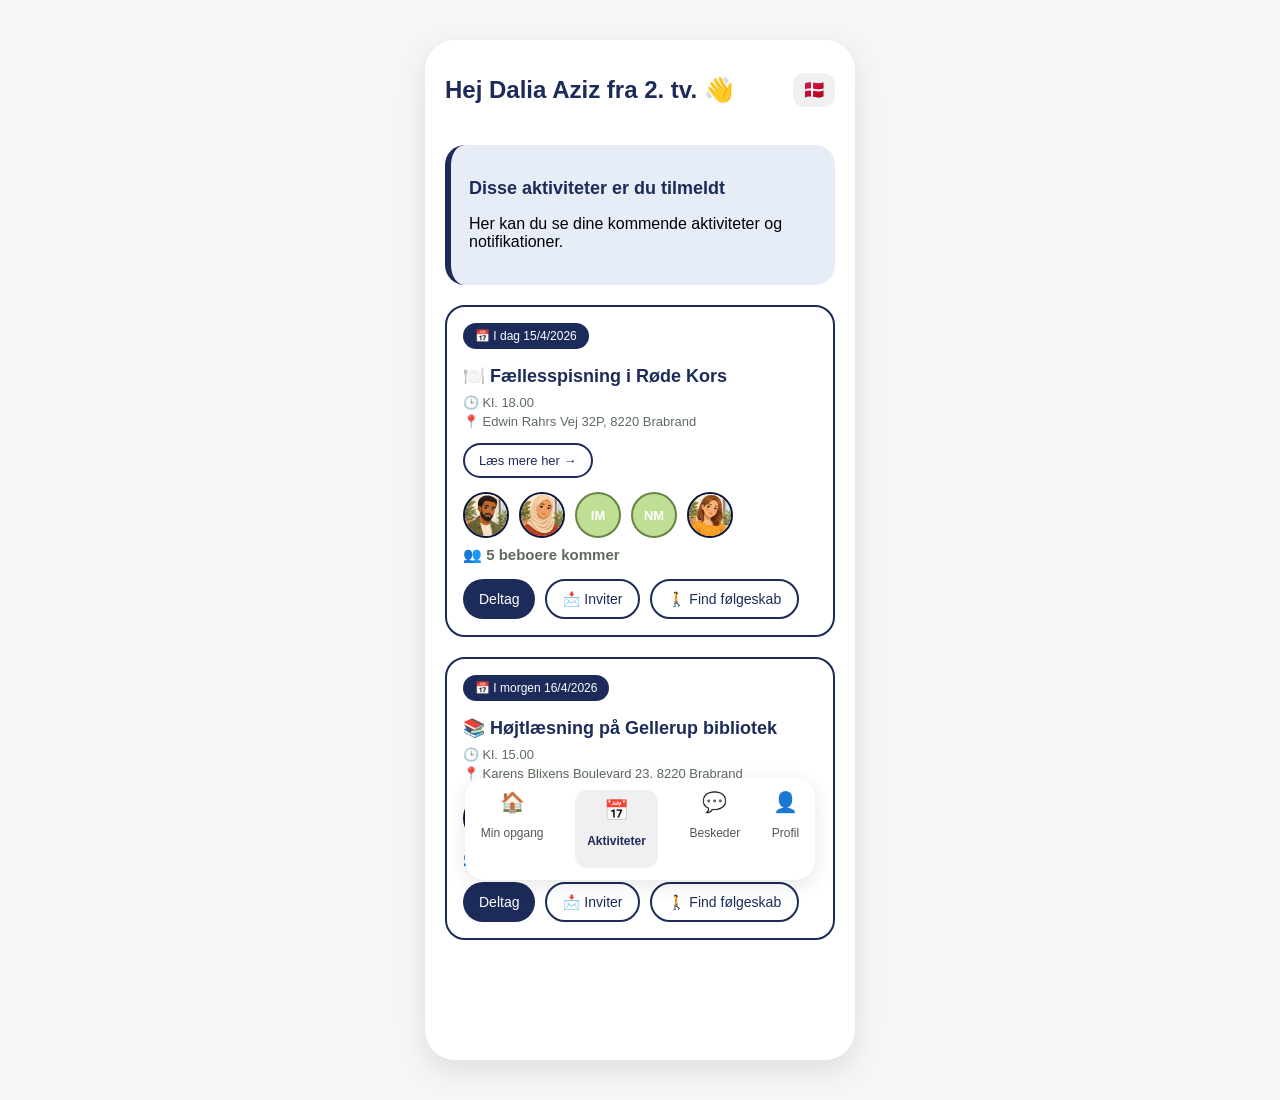
<file: index.html>
<!DOCTYPE html>
<html lang="da">
<head>
  <meta charset="UTF-8">
  <meta name="viewport" content="width=device-width, initial-scale=1.0">
  <title>Aktiviteter</title>
  <link rel="stylesheet" href="aktivitet.css">
</head>
<body>

  <!-- Mobilside med hele indholdet -->
  <div class="side_mobil">

    <!-- Topsektion med velkomst og tilmeldt aktivitet -->
    <div class="top">

    <div class="top-header">
     <h1>Hej Dalia Aziz fra 2. tv. 👋</h1>
        <div class="sprog">🇩🇰</div>
     </div>

      <div class="tilmeldt-box">
        <h2>Disse aktiviteter er du tilmeldt</h2>
        <p>Her kan du se dine kommende aktiviteter og notifikationer.</p>

        <!-- Her kommer aktiviteter ind -->
        <div id="tilmeldte-aktiviteter">
          <div id="faellesspisning-info" class="skjult">
            <h4>🍽️ Fællesspisning i Røde Kors</h4>
            <p>🕒 I dag kl. 18.00</p>
            <p>📍 Edwin Rahrs Vej 32P, 8220 Brabrand</p>
          </div>
        </div>

      </div>
    </div>

    <!-- Første aktivitetskort -->
    <div class="kort">
      <div class="label">📅 I dag 15/4/2026</div>

      <h3>🍽️ Fællesspisning i Røde Kors</h3>

      <div class="detaljer">🕒 Kl. 18.00</div>
      <div class="detaljer">📍 Edwin Rahrs Vej 32P, 8220 Brabrand</div>
       <button class="laes-mere-btn open-laes-mere-popup">  Læs mere her → </button>

      <!-- Deltagere til aktiviteten -->
      <div class="deltagere" id="faellesspisning-deltagere">
        <img class="voksen" src="omar.png" alt="Profilbillede af Omar Mohamed, st. th">
        <img class="voksen" src="fadumo.png" alt="Profilbillede af Fadumo Mohamed, st. th">
        <span class="barn">IM</span>
        <span class="barn">NM</span>
        <img class="voksen" src="laila.png" alt="Profilbillede af Laila Nicolaisen, 1. th">
      </div>

      <p class="antal" id="faellesspisning-antal">👥 5 beboere kommer</p>

      <!-- Knapper til aktivitet -->
      <div class="knapper">
        <button class="primar">Deltag</button>
        <button class="sekundar open-popup">📩 Inviter</button>
        <button class="foelges-btn open-foelges-popup">🚶 Find følgeskab</button>
      </div>
    </div>

    <!-- Andet aktivitetskort -->
    <div class="kort">
      <div class="label">📅 I morgen 16/4/2026</div>

      <h3>📚 Højtlæsning på Gellerup bibliotek</h3>

      <div class="detaljer">🕒 Kl. 15.00</div>
      <div class="detaljer">📍 Karens Blixens Boulevard 23, 8220 Brabrand</div>

      <!-- Deltagere til aktiviteten -->
      <div class="deltagere">
        <img class="voksen" src="fatma.png" alt="Profilbillede af Fatma Jama, st. tv">
        <span class="barn">AJ</span>
        <span class="voksen">YK</span>
        <span class="barn">AK</span>
        <span class="barn">NK</span>
      </div>

      <p class="antal">👥 5 beboere kommer</p>

      <!-- Knapper til aktivitet -->
      <div class="knapper">
        <button class="primar">Deltag</button>
        <button class="sekundar">📩 Inviter</button>
        <button class="foelges-btn">🚶 Find følgeskab</button>
      </div>
    </div>

  </div>

  <!-- Popup til invitation af beboere -->
  <div class="popup-overlay" id="invitePopup">
    <div class="popup">
      <h2>Inviter beboere</h2>
      <p>Vælg de beboere du gerne vil invitere til aktiviteten.</p>

      <div class="beboer-liste">
        <label class="beboer allerede-med">
          <input type="checkbox" value="Omar Mohamed, st. th" checked disabled>
          <img class="avatar" src="omar.png" alt="Omar Mohamed, st. th">
          <span>Omar Mohamed, st. th (deltager)</span>
        </label>

        <label class="beboer allerede-med">
          <input type="checkbox" value="Fadumo Mohamed, st. th" checked disabled>
          <img class="avatar" src="fadumo.png" alt="Fadumo Mohamed, st. th">
          <span>Fadumo Mohamed, st. th (deltager)</span>
        </label>

        <label class="beboer allerede-med">
          <input type="checkbox" value="Ibrahim Mohamed, st. th" checked disabled>
          <div class="avatar barn-avatar">IM</div>
          <span>Ibrahim Mohamed, st. th (deltager)</span>
        </label>

        <label class="beboer allerede-med">
          <input type="checkbox" value="Nura Mohamed, st. th" checked disabled>
          <div class="avatar barn-avatar">NM</div>
          <span>Nura Mohamed, st. th (deltager)</span>
        </label>

        <label class="beboer">
          <input type="checkbox" value="Fatma Jama, st. tv">
          <img class="avatar" src="fatma.png" alt="Fatma Jama, st. tv">
          <span>Fatma Jama, st. tv</span>
        </label>

        <label class="beboer">
          <input type="checkbox" value="Abdi Jama, st. tv">
          <div class="avatar voksen-avatar">AJ</div>
          <span>Abdi Jama, st. tv</span>
        </label>

        <label class="beboer">
          <input type="checkbox" value="Ali Jama, st. tv">
          <div class="avatar barn-avatar">AJ</div>
          <span>Ali Jama, st. tv</span>
        </label>

        <label class="beboer allerede-med">
          <input type="checkbox" value="Laila Nicolaisen, 1. th" checked disabled>
          <img class="avatar" src="laila.png" alt="Laila Nicolaisen, 1. th">
          <span>Laila Nicolaisen, 1. th (deltager)</span>
        </label>

        <label class="beboer">
          <input type="checkbox" value="Isabella Nicolaisen, 1. th">
          <div class="avatar barn-avatar">IN</div>
          <span>Isabella Nicolaisen, 1. th</span>
        </label>

        <label class="beboer">
          <input type="checkbox" value="Bilal Karim, 1. tv">
          <div class="avatar voksen-avatar">BK</div>
          <span>Bilal Karim, 1. tv</span>
        </label>

        <label class="beboer">
          <input type="checkbox" value="Yasmin Karim, 1. tv">
          <div class="avatar voksen-avatar">YK</div>
          <span>Yasmin Karim, 1. tv</span>
        </label>

        <label class="beboer">
          <input type="checkbox" value="Aisha Karim, 1. tv">
          <div class="avatar barn-avatar">AK</div>
          <span>Aisha Karim, 1. tv</span>
        </label>

        <label class="beboer">
          <input type="checkbox" value="Noor Karim, 1. tv">
          <div class="avatar barn-avatar">NK</div>
          <span>Noor Karim, 1. tv</span>
        </label>

        <label class="beboer allerede-med">
          <input type="checkbox" value="Hani Warsame, 2. th" checked disabled>
          <img class="avatar" src="Hani.png" alt="Hani Warsame, 2. th">
          <span>Hani Warsame, 2. th (deltager)</span>
        </label>

        <label class="beboer">
          <input type="checkbox" value="Said Warsame, 2. th">
          <div class="avatar barn-avatar">SW</div>
          <span>Said Warsame, 2. th</span>
        </label>

        <label class="beboer allerede-med">
          <input type="checkbox" value="Ahmed Warsame, 2. th" checked disabled>
          <img class="avatar" src="ahmed.png" alt="Ahmed Warsame, 2. th">
          <span>Ahmed Warsame, 2. th (deltager)</span>
        </label>
      </div>

      <div class="popup-knapper">
        <button class="luk-btn" id="closePopup">Luk</button>
        <button class="send-btn" id="sendInvite">Send invitation</button>
      </div>

      <div class="feedback" id="feedback"></div>
    </div>
  </div>

  <!-- Popup til at finde følgeskab -->
  <div class="popup-overlay" id="foelgesPopup">
    <div class="popup">
      <h2>Find følgeskab</h2>
      <p>Vælg de beboere der allerede deltager og som du vil spørge om de vil følges.</p>

      <div class="beboer-liste">
        <label class="beboer">
          <input type="checkbox" value="Omar Mohamed, st. th">
          <img class="avatar" src="omar.png" alt="Omar Mohamed, st. th">
          <span>Omar Mohamed, st. th</span>
        </label>

        <label class="beboer">
          <input type="checkbox" value="Fadumo Mohamed, st. th">
          <img class="avatar" src="fadumo.png" alt="Fadumo Mohamed, st. th">
          <span>Fadumo Mohamed, st. th</span>
        </label>

        <label class="beboer">
          <input type="checkbox" value="Nura Mohamed, st. th">
          <div class="avatar barn-avatar">NM</div>
          <span>Nura Mohamed, st. th</span>
        </label>

        <label class="beboer">
          <input type="checkbox" value="Ibrahim Mohamed, st. th">
          <div class="avatar barn-avatar">IM</div>
          <span>Ibrahim Mohamed, st. th</span>
        </label>

        <label class="beboer">
          <input type="checkbox" value="Laila Nicolaisen, 1. th">
          <img class="avatar" src="laila.png" alt="Laila Nicolaisen, 1. th">
          <span>Laila Nicolaisen, 1. th</span>
        </label>
      </div>

      <div class="popup-knapper">
        <button class="luk-btn" id="closeFoelgesPopup">Luk</button>
        <button class="send-btn" id="sendFoelges">Send forespørgsel</button>
      </div>

      <div class="feedback" id="foelgesFeedback"></div>
    </div>
  </div>

  <!-- Popup til læs mere om fællesspisning -->
<div class="popup-overlay" id="laesMerePopup">
  <div class="popup">
    <h2>🍽️ Fællesspisning i Røde Kors</h2>

    <!-- Her kan du selv sætte dit billede ind -->
    <img class="laes-mere-billede" src="spis.png" alt="Fællesspisning i Røde Kors">

    <p>
      Hyggelig fællesspisning i varme rammer. Kom alene eller sammen med andre.
    </p>

    <div class="popup-knapper">
      <button class="luk-btn" id="closeLaesMerePopup">Luk</button>
    </div>
  </div>
</div>

  <!-- Bundmenu -->
  <div class="bund-menu">
    <a href="minopgang.html" class="menu-item">
      <span>🏠</span>
      <p>Min opgang</p>
    </a>

    <a href="index.html" class="menu-item active">
      <span>📅</span>
      <p>Aktiviteter</p>
    </a>

    <a href="besked.html" class="menu-item">
      <span>💬</span>
      <p>Beskeder</p>
    </a>

    <div class="menu-item">
      <span>👤</span>
      <p>Profil</p>
    </div>
  </div>

  <script src="aktivitet.js"></script>
</body>
</html>
</file>
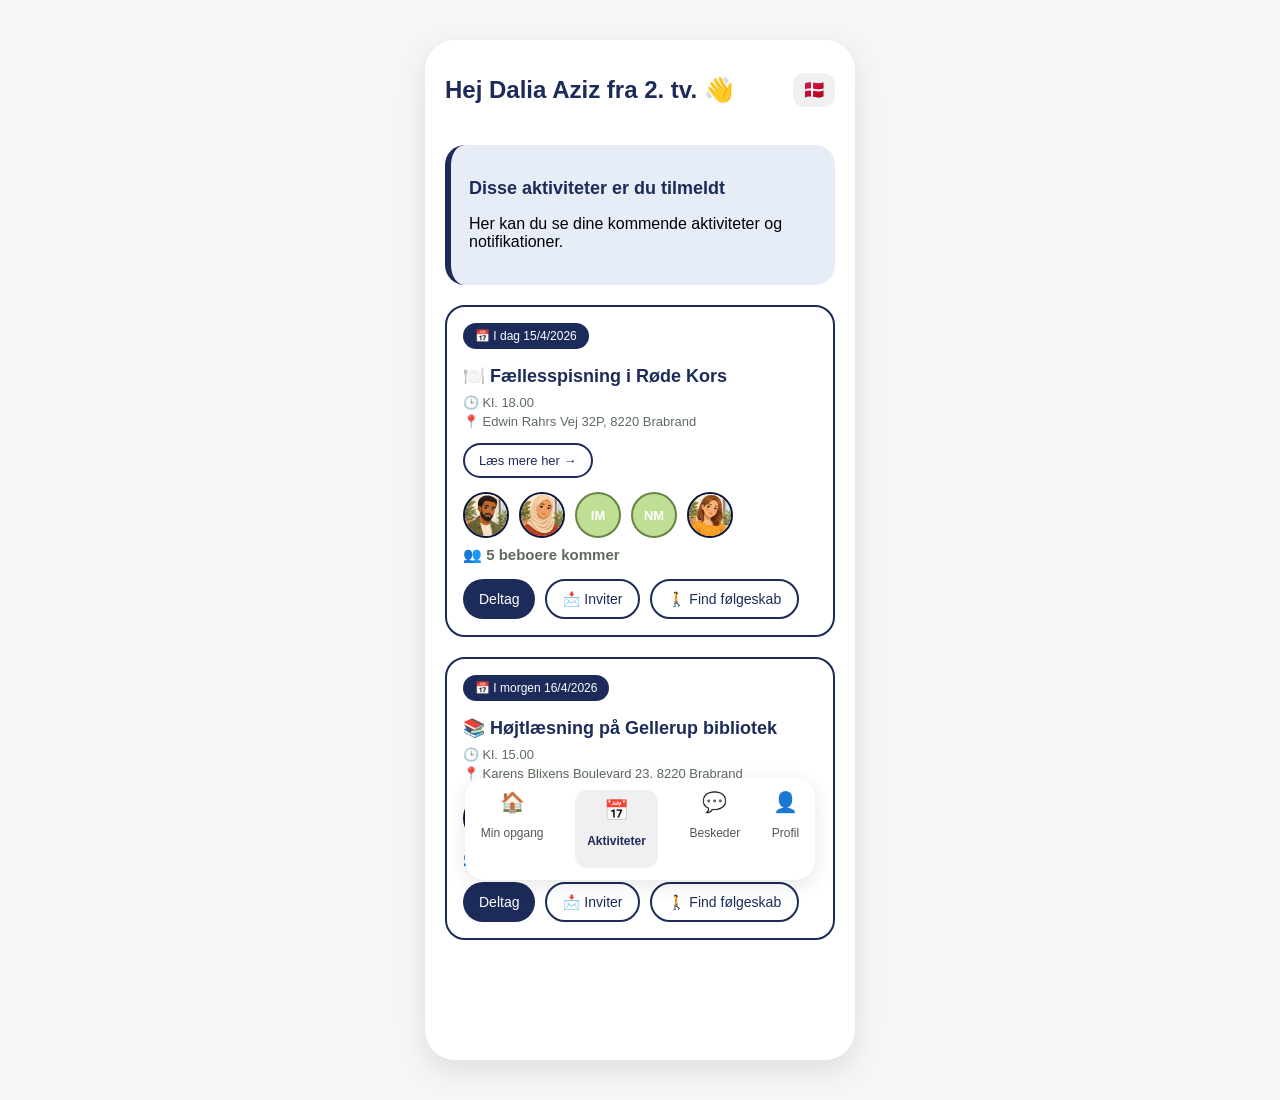
<file: aktivitet.html>
<!DOCTYPE html>
<html lang="da">
<head>
  <meta charset="UTF-8">
  <meta name="viewport" content="width=device-width, initial-scale=1.0">
  <title>Aktiviteter</title>
  <link rel="stylesheet" href="aktivitet.css">
</head>
<body>

  <!-- Mobilside med hele indholdet -->
  <div class="side_mobil">

    <!-- Topsektion med velkomst og tilmeldt aktivitet -->
    <div class="top">

    <div class="top-header">
     <h1>Hej Dalia Aziz fra 2. tv. 👋</h1>
        <div class="sprog">🇩🇰</div>
     </div>

      <div class="tilmeldt-box">
        <h2>Disse aktiviteter er du tilmeldt</h2>
        <p>Her kan du se dine kommende aktiviteter og notifikationer.</p>

        <!-- Her kommer aktiviteter ind -->
        <div id="tilmeldte-aktiviteter">
          <div id="faellesspisning-info" class="skjult">
            <h4>🍽️ Fællesspisning i Røde Kors</h4>
            <p>🕒 I dag kl. 18.00</p>
            <p>📍 Edwin Rahrs Vej 32P, 8220 Brabrand</p>
          </div>
        </div>

      </div>
    </div>

    <!-- Første aktivitetskort -->
    <div class="kort">
      <div class="label">📅 I dag 15/4/2026</div>

      <h3>🍽️ Fællesspisning i Røde Kors</h3>

      <div class="detaljer">🕒 Kl. 18.00</div>
      <div class="detaljer">📍 Edwin Rahrs Vej 32P, 8220 Brabrand</div>
       <button class="laes-mere-btn open-laes-mere-popup">  Læs mere her → </button>

      <!-- Deltagere til aktiviteten -->
      <div class="deltagere" id="faellesspisning-deltagere">
        <img class="voksen" src="omar.png" alt="Profilbillede af Omar Mohamed, st. th">
        <img class="voksen" src="fadumo.png" alt="Profilbillede af Fadumo Mohamed, st. th">
        <span class="barn">IM</span>
        <span class="barn">NM</span>
        <img class="voksen" src="laila.png" alt="Profilbillede af Laila Nicolaisen, 1. th">
      </div>

      <p class="antal" id="faellesspisning-antal">👥 5 beboere kommer</p>

      <!-- Knapper til aktivitet -->
      <div class="knapper">
        <button class="primar">Deltag</button>
        <button class="sekundar open-popup">📩 Inviter</button>
        <button class="foelges-btn open-foelges-popup">🚶 Find følgeskab</button>
      </div>
    </div>

    <!-- Andet aktivitetskort -->
    <div class="kort">
      <div class="label">📅 I morgen 16/4/2026</div>

      <h3>📚 Højtlæsning på Gellerup bibliotek</h3>

      <div class="detaljer">🕒 Kl. 15.00</div>
      <div class="detaljer">📍 Karens Blixens Boulevard 23, 8220 Brabrand</div>

      <!-- Deltagere til aktiviteten -->
      <div class="deltagere">
        <img class="voksen" src="fatma.png" alt="Profilbillede af Fatma Jama, st. tv">
        <span class="barn">AJ</span>
        <span class="voksen">YK</span>
        <span class="barn">AK</span>
        <span class="barn">NK</span>
      </div>

      <p class="antal">👥 5 beboere kommer</p>

      <!-- Knapper til aktivitet -->
      <div class="knapper">
        <button class="primar">Deltag</button>
        <button class="sekundar">📩 Inviter</button>
        <button class="foelges-btn">🚶 Find følgeskab</button>
      </div>
    </div>

  </div>

  <!-- Popup til invitation af beboere -->
  <div class="popup-overlay" id="invitePopup">
    <div class="popup">
      <h2>Inviter beboere</h2>
      <p>Vælg de beboere du gerne vil invitere til aktiviteten.</p>

      <div class="beboer-liste">
        <label class="beboer allerede-med">
          <input type="checkbox" value="Omar Mohamed, st. th" checked disabled>
          <img class="avatar" src="omar.png" alt="Omar Mohamed, st. th">
          <span>Omar Mohamed, st. th (deltager)</span>
        </label>

        <label class="beboer allerede-med">
          <input type="checkbox" value="Fadumo Mohamed, st. th" checked disabled>
          <img class="avatar" src="fadumo.png" alt="Fadumo Mohamed, st. th">
          <span>Fadumo Mohamed, st. th (deltager)</span>
        </label>

        <label class="beboer allerede-med">
          <input type="checkbox" value="Ibrahim Mohamed, st. th" checked disabled>
          <div class="avatar barn-avatar">IM</div>
          <span>Ibrahim Mohamed, st. th (deltager)</span>
        </label>

        <label class="beboer allerede-med">
          <input type="checkbox" value="Nura Mohamed, st. th" checked disabled>
          <div class="avatar barn-avatar">NM</div>
          <span>Nura Mohamed, st. th (deltager)</span>
        </label>

        <label class="beboer">
          <input type="checkbox" value="Fatma Jama, st. tv">
          <img class="avatar" src="fatma.png" alt="Fatma Jama, st. tv">
          <span>Fatma Jama, st. tv</span>
        </label>

        <label class="beboer">
          <input type="checkbox" value="Abdi Jama, st. tv">
          <div class="avatar voksen-avatar">AJ</div>
          <span>Abdi Jama, st. tv</span>
        </label>

        <label class="beboer">
          <input type="checkbox" value="Ali Jama, st. tv">
          <div class="avatar barn-avatar">AJ</div>
          <span>Ali Jama, st. tv</span>
        </label>

        <label class="beboer allerede-med">
          <input type="checkbox" value="Laila Nicolaisen, 1. th" checked disabled>
          <img class="avatar" src="laila.png" alt="Laila Nicolaisen, 1. th">
          <span>Laila Nicolaisen, 1. th (deltager)</span>
        </label>

        <label class="beboer">
          <input type="checkbox" value="Isabella Nicolaisen, 1. th">
          <div class="avatar barn-avatar">IN</div>
          <span>Isabella Nicolaisen, 1. th</span>
        </label>

        <label class="beboer">
          <input type="checkbox" value="Bilal Karim, 1. tv">
          <div class="avatar voksen-avatar">BK</div>
          <span>Bilal Karim, 1. tv</span>
        </label>

        <label class="beboer">
          <input type="checkbox" value="Yasmin Karim, 1. tv">
          <div class="avatar voksen-avatar">YK</div>
          <span>Yasmin Karim, 1. tv</span>
        </label>

        <label class="beboer">
          <input type="checkbox" value="Aisha Karim, 1. tv">
          <div class="avatar barn-avatar">AK</div>
          <span>Aisha Karim, 1. tv</span>
        </label>

        <label class="beboer">
          <input type="checkbox" value="Noor Karim, 1. tv">
          <div class="avatar barn-avatar">NK</div>
          <span>Noor Karim, 1. tv</span>
        </label>

        <label class="beboer allerede-med">
          <input type="checkbox" value="Hani Warsame, 2. th" checked disabled>
          <img class="avatar" src="Hani.png" alt="Hani Warsame, 2. th">
          <span>Hani Warsame, 2. th (deltager)</span>
        </label>

        <label class="beboer">
          <input type="checkbox" value="Said Warsame, 2. th">
          <div class="avatar barn-avatar">SW</div>
          <span>Said Warsame, 2. th</span>
        </label>

        <label class="beboer allerede-med">
          <input type="checkbox" value="Ahmed Warsame, 2. th" checked disabled>
          <img class="avatar" src="ahmed.png" alt="Ahmed Warsame, 2. th">
          <span>Ahmed Warsame, 2. th (deltager)</span>
        </label>
      </div>

      <div class="popup-knapper">
        <button class="luk-btn" id="closePopup">Luk</button>
        <button class="send-btn" id="sendInvite">Send invitation</button>
      </div>

      <div class="feedback" id="feedback"></div>
    </div>
  </div>

  <!-- Popup til at finde følgeskab -->
  <div class="popup-overlay" id="foelgesPopup">
    <div class="popup">
      <h2>Find følgeskab</h2>
      <p>Vælg de beboere der allerede deltager og som du vil spørge om de vil følges.</p>

      <div class="beboer-liste">
        <label class="beboer">
          <input type="checkbox" value="Omar Mohamed, st. th">
          <img class="avatar" src="omar.png" alt="Omar Mohamed, st. th">
          <span>Omar Mohamed, st. th</span>
        </label>

        <label class="beboer">
          <input type="checkbox" value="Fadumo Mohamed, st. th">
          <img class="avatar" src="fadumo.png" alt="Fadumo Mohamed, st. th">
          <span>Fadumo Mohamed, st. th</span>
        </label>

        <label class="beboer">
          <input type="checkbox" value="Nura Mohamed, st. th">
          <div class="avatar barn-avatar">NM</div>
          <span>Nura Mohamed, st. th</span>
        </label>

        <label class="beboer">
          <input type="checkbox" value="Ibrahim Mohamed, st. th">
          <div class="avatar barn-avatar">IM</div>
          <span>Ibrahim Mohamed, st. th</span>
        </label>

        <label class="beboer">
          <input type="checkbox" value="Laila Nicolaisen, 1. th">
          <img class="avatar" src="laila.png" alt="Laila Nicolaisen, 1. th">
          <span>Laila Nicolaisen, 1. th</span>
        </label>
      </div>

      <div class="popup-knapper">
        <button class="luk-btn" id="closeFoelgesPopup">Luk</button>
        <button class="send-btn" id="sendFoelges">Send forespørgsel</button>
      </div>

      <div class="feedback" id="foelgesFeedback"></div>
    </div>
  </div>

  <!-- Popup til læs mere om fællesspisning -->
<div class="popup-overlay" id="laesMerePopup">
  <div class="popup">
    <h2>🍽️ Fællesspisning i Røde Kors</h2>

    <!-- Her kan du selv sætte dit billede ind -->
    <img class="laes-mere-billede" src="spis.png" alt="Fællesspisning i Røde Kors">

    <p>
      Hyggelig fællesspisning i varme rammer. Kom alene eller sammen med andre.
    </p>

    <div class="popup-knapper">
      <button class="luk-btn" id="closeLaesMerePopup">Luk</button>
    </div>
  </div>
</div>

  <!-- Bundmenu -->
  <div class="bund-menu">
    <a href="minopgang.html" class="menu-item">
      <span>🏠</span>
      <p>Min opgang</p>
    </a>

    <a href="aktivitet.html" class="menu-item active">
      <span>📅</span>
      <p>Aktiviteter</p>
    </a>

    <a href="besked.html" class="menu-item">
      <span>💬</span>
      <p>Beskeder</p>
    </a>

    <div class="menu-item">
      <span>👤</span>
      <p>Profil</p>
    </div>
  </div>

  <script src="aktivitet.js"></script>
</body>
</html>
</file>
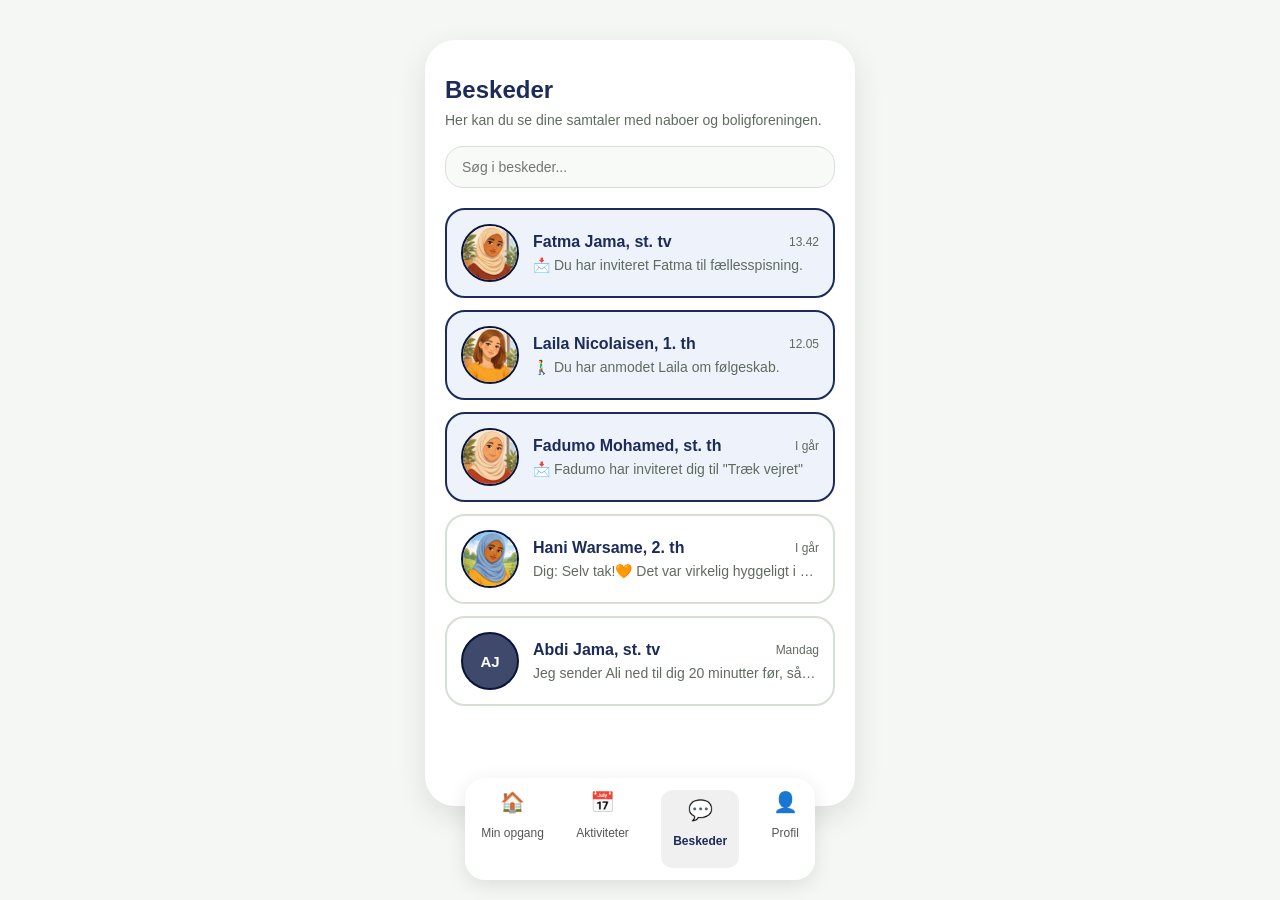
<file: besked.html>
<!DOCTYPE html>
<html lang="da">
<head>
  <meta charset="UTF-8">
  <meta name="viewport" content="width=device-width, initial-scale=1.0">
  <title>Beskeder</title>
  <link rel="stylesheet" href="besked.css">
</head>
<body>

  <div class="side_mobil">

    <!-- Topsektion -->
    <div class="top">
      <h1>Beskeder</h1>
      <p class="undertekst">Her kan du se dine samtaler med naboer og boligforeningen.</p>
    </div>

    <!-- Søgefelt -->
    <div class="soeg-wrap">
      <input type="text" placeholder="Søg i beskeder..." class="soeg-input">
    </div>

    <!-- Samtaleliste -->
    <div class="samtale-liste">

      <a href="#" class="samtale-kort ulæst">
        <img class="profil-img" src="fatma.png" alt="Profilbillede af Fatma Jama, st. tv">
        <div class="samtale-indhold">
          <div class="samtale-top">
            <h3>Fatma Jama, st. tv</h3>
            <span class="tid">13.42</span>
          </div>
          <p class="preview">📩 Du har inviteret Fatma til fællesspisning. </p>
        </div>
      </a>

      <a href="#" class="samtale-kort ulæst">
        <img class="profil-img" src="laila.png" alt="Profilbillede af Laila Nicolaisen, 1. th">
        <div class="samtale-indhold">
          <div class="samtale-top">
            <h3>Laila Nicolaisen, 1. th</h3>
            <span class="tid">12.05</span>
          </div>
          <p class="preview">🚶‍♂️ Du har anmodet Laila om følgeskab.</p>
        </div>
      </a>

      <a href="pb.html" class="samtale-kort ulæst">
        <img class="profil-img" src="fadumo.png" alt="Profilbillede af Fadumo Mohamed, st. th">
        <div class="samtale-indhold">
          <div class="samtale-top">
            <h3>Fadumo Mohamed, st. th</h3>
            <span class="tid">I går</span>
          </div>
          <p class="preview">📩 Fadumo har inviteret dig til "Træk vejret"</p>
        </div>
      </a>

      <a href="#" class="samtale-kort">
        <img class="profil-img" src="Hani.png" alt="Profilbillede af Hani Warsame, 2. th">
        <div class="samtale-indhold">
          <div class="samtale-top">
            <h3>Hani Warsame, 2. th</h3>
            <span class="tid">I går</span>
          </div>
          <p class="preview">Dig: Selv tak!🧡 Det var virkelig hyggeligt i går.</p>
        </div>
      </a>

      <a href="#" class="samtale-kort">
        <div class="profil-initialer">AJ</div>
        <div class="samtale-indhold">
          <div class="samtale-top">
            <h3>Abdi Jama, st. tv</h3>
            <span class="tid">Mandag</span>
          </div>
          <p class="preview">Jeg sender Ali ned til dig 20 minutter før, så han kan gå med jer overtil højtlæsning.</p>
        </div>
      </a>

    </div>
  </div>

  <!-- Bundmenu -->
  <div class="bund-menu">
    <a href="minopgang.html" class="menu-item">
      <span>🏠</span>
      <p>Min opgang</p>
    </a>

    <a href="index.html" class="menu-item">
      <span>📅</span>
      <p>Aktiviteter</p>
    </a>

    <a href="besked.html" class="menu-item active">
      <span>💬</span>
      <p>Beskeder</p>
    </a>

    <a href="#" class="menu-item">
      <span>👤</span>
      <p>Profil</p>
    </a>
  </div>

</body>
</html>
</file>
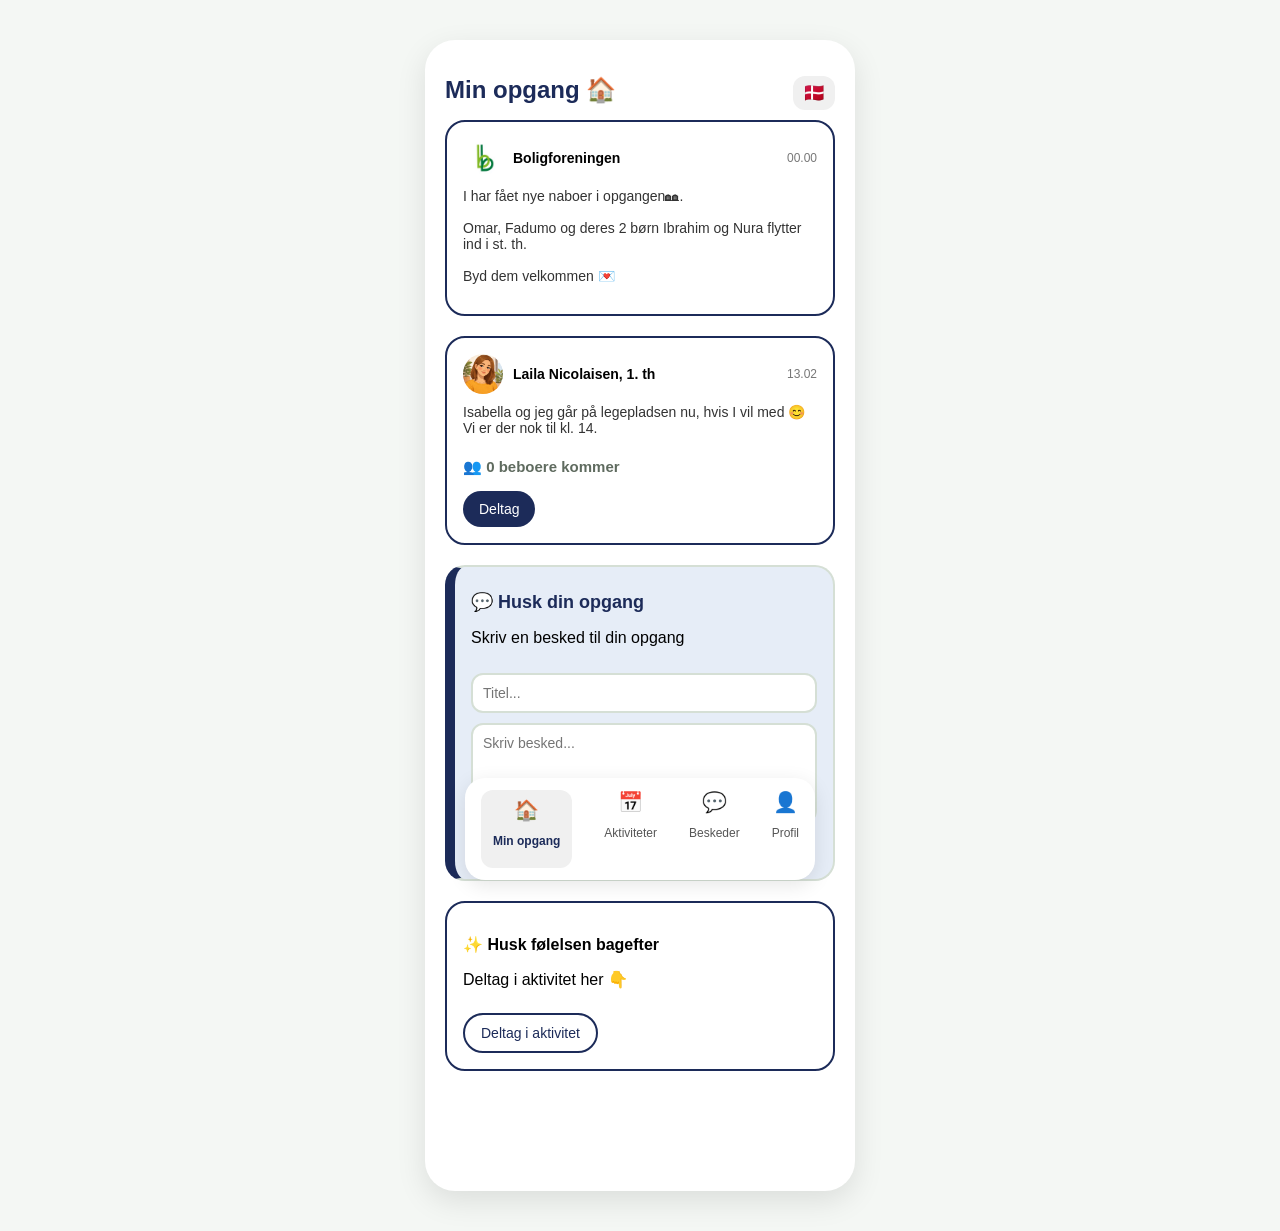
<file: minopgang.html>
<!DOCTYPE html>
<html lang="da">
<head>
  <meta charset="UTF-8">
  <meta name="viewport" content="width=device-width, initial-scale=1.0">
  <title>Min opgang</title>
  <link rel="stylesheet" href="minopgang.css">
</head>
<body>

  <div class="side_mobil">

    <!-- TOP -->
    <div class="top">
      <h1>Min opgang 🏠</h1>
      <div class="sprog">🇩🇰</div>
    </div>

    <!-- BESKED 1 -->
    <div class="kort besked-kort">
      <div class="besked-top">
        <div class="besked-afsender">
          <img class="profil-img" src="bolig.jpeg" alt="Boligforeningen">
          <span class="navn">Boligforeningen</span>
        </div>
        <span class="tid">00.00</span>
      </div>

      <p class="besked-tekst">
        I har fået nye naboer i opgangen🏘. <br><br>

        Omar, Fadumo og deres 2 børn Ibrahim og Nura flytter ind i st. th.<br><br>

        Byd dem velkommen 💌
      </p>


    </div>

    <!-- BESKED 2 -->
    <div class="kort besked-kort">
      <div class="besked-top">
        <div class="besked-afsender">
          <img class="profil-img" src="laila.png" alt="Laila Nicolaisen, 1. th">
          <span class="navn">Laila Nicolaisen, 1. th</span>
        </div>
        <span class="tid">13.02</span>
      </div>

      <p class="besked-tekst">
        Isabella og jeg går på legepladsen nu, hvis I vil med 😊
        Vi er der nok til kl. 14.
      </p>

      <div class="deltagere" id="faellesspisning-deltagere">

      </div>

      <p class="antal" id="faellesspisning-antal"> 👥 0 beboere kommer</p>

      <div class="knapper">
        <button class="primar">Deltag</button>
      </div>

    </div>

    <!-- OPRET BESKED -->
    <div class="kort2">
      <h3>💬 Husk din opgang</h3>
      <p>Skriv en besked til din opgang</p>

      <input type="text" placeholder="Titel..." class="inputfelt">
      <textarea placeholder="Skriv besked..." class="inputfelt stor"></textarea>

      <button class="primar">Send besked</button>
    </div>

    <!-- LINK TIL AKTIVITETER -->
    <div class="kort">
      <p><b>✨ Husk følelsen bagefter</b></p>
      <p>Deltag i aktivitet her 👇</p>

      <a href="index.html" class="nydeltag">Deltag i aktivitet</a>
    </div>

  </div>

  <!-- BUND MENU -->
  <div class="bund-menu">
    <a href="opgang.html" class="menu-item active">
      <span>🏠</span>
      <p>Min opgang</p>
    </a>

    <a href="index.html" class="menu-item">
      <span>📅</span>
      <p>Aktiviteter</p>
    </a>

    <a href="besked.html" class="menu-item">
      <span>💬</span>
      <p>Beskeder</p>
    </a>

    <div class="menu-item">
      <span>👤</span>
      <p>Profil</p>
    </div>
  </div>

  <script src="minopgang.js"></script>
</body>
</html>
</file>
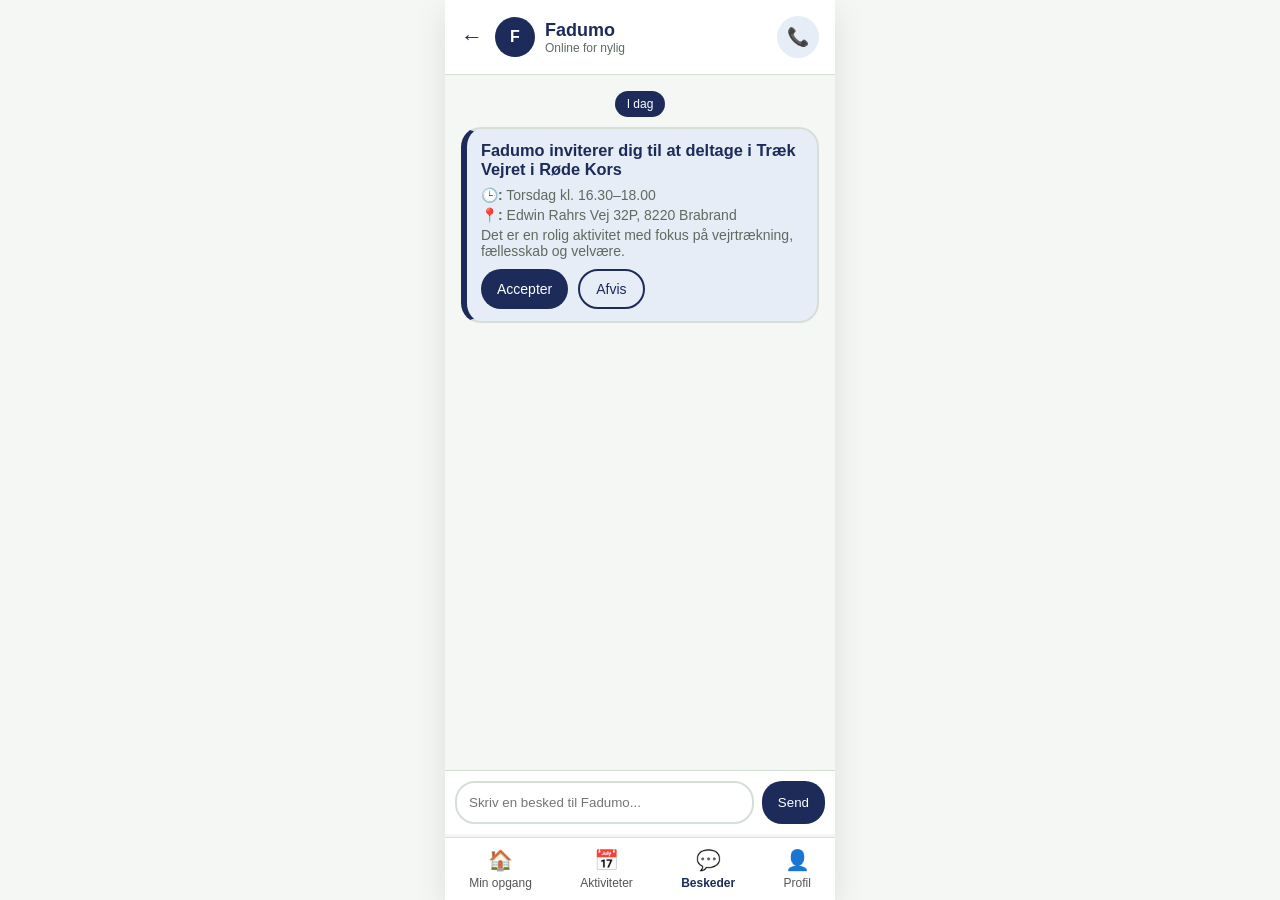
<file: pb.html>
<!DOCTYPE html>
<html lang="da">
<head>
  <meta charset="UTF-8" />
  <meta name="viewport" content="width=device-width, initial-scale=1.0" />
  <title>Besked fra Fadumo</title>
  <link rel="stylesheet" href="pb.css" />
</head>
<body>

  <div class="side_mobil">

    <!-- Topbar -->
    <header class="topbar">
      <a href="besked.html" class="back-knap">←</a>
      <div class="kontakt-info">
        <div class="profil-billede">F</div>
        <div>
          <h1>Fadumo</h1>
          <p>Online for nylig</p>
        </div>
      </div>
        <button class="ring-knap">📞</button>
    </header>

    <!-- Chat område -->
    <main class="chat-container">

      <div class="dato-label">I dag</div>

    

      <div class="besked modtaget invitation">
        <h3>Fadumo inviterer dig til at deltage i Træk Vejret i Røde Kors</h3>
        <p><strong>🕒:</strong> Torsdag kl. 16.30–18.00</p>
        <p><strong>📍:</strong> Edwin Rahrs Vej 32P, 8220 Brabrand</p>
        <p>
          Det er en rolig aktivitet med fokus på vejrtrækning, fællesskab og velvære.
        </p>

        <div class="knap-række">
          <button class="action-knap accepter" id="acceptBtn" onclick="acceptInvite()">
            Accepter
          </button>
          <button class="action-knap afvis" id="declineBtn" onclick="declineInvite()">
            Afvis
          </button>
        </div>
      </div>

      <div class="besked system-besked" id="standardBesked">
        <p>
          Du kan skrive videre med Fadumo og aftale følgeskab, transport 🚶‍♀️🚌 og få styr på de sidste detaljer. <br>
          Hun glæder sig til at høre fra dig 😊💬
        </p>
      </div>

    </main>

    <!-- Skriv besked -->
    <div class="skriv-felt">
      <input type="text" placeholder="Skriv en besked til Fadumo..." />
      <button>Send</button>
    </div>

    <!-- Bund menu -->
    <div class="bund-menu">
      <a href="minopgang.html" class="menu-item">
        <span>🏠</span>
        <p>Min opgang</p>
      </a>

      <a href="aktivitet.html" class="menu-item">
        <span>📅</span>
        <p>Aktiviteter</p>
      </a>

      <a href="besked.html" class="menu-item active">
        <span>💬</span>
        <p>Beskeder</p>
      </a>

      <a href="#" class="menu-item">
      <span>👤</span>
      <p>Profil</p>
    </a>
    </div>

  </div>

  <script>
    function acceptInvite() {
      const acceptBtn = document.getElementById("acceptBtn");
      const declineBtn = document.getElementById("declineBtn");

      acceptBtn.innerHTML = "✔ Accepteret";
      acceptBtn.classList.add("accepted");
      acceptBtn.disabled = true;

      declineBtn.disabled = true;
      declineBtn.classList.add("disabled");

      const besked = document.getElementById("standardBesked");
      besked.style.display = "block";
    }

    function declineInvite() {
      const acceptBtn = document.getElementById("acceptBtn");
      const declineBtn = document.getElementById("declineBtn");

      declineBtn.innerHTML = "Afvist";
      declineBtn.classList.add("declined");
      declineBtn.disabled = true;

      acceptBtn.disabled = true;
      acceptBtn.classList.add("disabled");
    }
  </script>

</body>
</html>
</file>
<file: aktivitet.css>
/* Baggrund på hele siden */
body {
  background-color: #f4f7f4;
  font-family: Arial, sans-serif;
  margin: 0;
}

/* Mobilvisning / app-container */
.side_mobil {
  max-width: 390px;
  margin: 40px auto;
  background: white;
  border-radius: 30px;
  padding: 20px;
  padding-bottom: 100px;
  box-shadow: 0 10px 30px rgba(0,0,0,0.1);
}

.top {
  display: flex;
  flex-direction: column; /* 🔥 vigtig */
  gap: 15px;
}

.top-header {
  display: flex;
  justify-content: space-between;
  align-items: center;
}

/* Overskrifter */
h1 {
  font-size: 24px;
  color: #1c2b59;
}

.sprog {
  font-size: 18px;
  cursor: pointer;
  background: #f0f0f0;
  padding: 6px 10px;
  border-radius: 12px;
  transition: 0.2s;
}

h2 {
  font-size: 18px;
  color: #1c2b59;
  margin-bottom: 8px;
}

h3 {
  margin: 8px 0;
  color: #1c2b59;
  font-size: 18px;
  font-weight: bold;
}

h4 {
  font-weight: bold;
}

/* Topboks med tilmeldt aktivitet */
.tilmeldt-box {
  background: #e6edf7;
  border-left: 6px solid #1c2b59;
  padding: 18px;
  border-radius: 20px;
  margin-top: 10px;
  margin-bottom: 20px;
}

/* Selve aktivitetskortene */
.kort {
  background: white;
  border: 2px solid #1c2b59;
  border-radius: 20px;
  padding: 16px;
  margin-bottom: 20px;
}

/* Dato-label øverst på kort */
.label {
  background: #1c2b59;
  color: white;
  padding: 6px 12px;
  border-radius: 999px;
  font-size: 12px;
  display: inline-block;
  margin-bottom: 8px;
}

/* Tekst med tid og adresse */
.detaljer {
  font-size: 13px;
  color: #5f6b5f;
  margin: 4px 0;
}

/* Deltagere på række */
.deltagere {
  display: flex;
  flex-wrap: wrap;
  gap: 10px;
  margin-top: 14px;
  margin-bottom: 8px;
}

/* Cirkler til voksne */
.voksen {
  width: 42px;
  height: 42px;
  border-radius: 50%;
  display: inline-flex;
  justify-content: center;
  align-items: center;
  background-color: #3e496b;
  color: white;
  font-size: 13px;
  font-weight: bold;
  overflow: hidden;
  object-fit: cover;
  border: 2px solid #091539;
}

/* Cirkler til børn */
.barn {
  width: 42px;
  height: 42px;
  border-radius: 50%;
  display: inline-flex;
  justify-content: center;
  align-items: center;
  background-color: #bfdf95;
  color: white;
  font-size: 13px;
  font-weight: bold;
  overflow: hidden;
  object-fit: cover;
  border: 2px solid #6a8446;
}

/* Tekst med antal deltagere */
.antal {
  margin-top: 8px;
  font-size: 15px;
  color: #5f6b5f;
  font-weight: 600;
}

/* Knapper generelt */
button {
  padding: 10px 16px;
  border-radius: 20px;
  font-size: 14px;
  cursor: pointer;
  border: none;
}

/* Primær knap */
.primar {
  background: #1c2b59;
  color: white;
}

/* Når man deltager i en aktivitet */
.primar.aktiv {
  background: #779d44 !important;
  color: white;
}

/* Sekundær Inviter knap */
.sekundar {
  background: transparent;
  border: 2px solid #1c2b59;
  color: #1c2b59;
}

/* Knap til at finde følgeskab */
.foelges-btn {
  background: transparent;
  border: 2px solid #1c2b59;
  color: #1c2b59;
}

.foelges-btn:hover {
  background: #d6d6d6;
}

/* Knap i topboksen */
.inviter-btn {
  background: transparent;
  border: 2px solid #1c2b59;
  color: #1c2b59;
}

.inviter-btn:hover {
  background: #d6d6d6;
}

/* Område med knapper på kortene */
.knapper {
  margin-top: 12px;
  display: flex;
  gap: 10px;
  flex-wrap: wrap;
}

/* Læs mere-knap */
.laes-mere-btn {
  display: inline-flex;
  align-items: center;
  gap: 6px;
  background: transparent;
  border: 2px solid #1c2b59;
  color: #1c2b59;
  padding: 8px 14px;
  border-radius: 20px;
  font-size: 13px;
  cursor: pointer;
  margin-top: 10px;
}

.laes-mere-btn:hover {
  background: #d6d6d6;
}

/* Billede i læs mere-popup */
.laes-mere-billede {
  width: 100%;
  height: 160px;
  object-fit: cover;
  border-radius: 16px;
  margin: 12px 0;
}

/* Bundmenu */
.bund-menu {
  position: fixed;
  bottom: 20px;
  left: 50%;
  transform: translateX(-50%);
  width: 350px;
  display: flex;
  justify-content: space-around;
  padding: 12px 0;
  border-radius: 20px;
  background: white;
  box-shadow: 0 5px 20px rgba(0,0,0,0.1);
}

/* Hvert menupunkt */
.menu-item {
  text-align: center;
  font-size: 12px;
  color: #555;
  text-decoration: none;
}

.menu-item span {
  font-size: 20px;
}

/* Aktivt menupunkt */
.menu-item.active {
  background-color: #f0f0f0;
  padding: 8px 12px;
  border-radius: 12px;
  color: #1c2b59;
  font-weight: bold;
}

.menu-item.active span {
  display: block;
}

/* Mørk baggrund bag popup */
.popup-overlay {
  position: fixed;
  inset: 0;
  background: rgba(0, 0, 0, 0.45);
  display: none;
  justify-content: center;
  align-items: center;
  z-index: 999;
  padding: 20px;
}

/* Viser popup når klassen er aktiv */
.popup-overlay.vis {
  display: flex;
}

/* Selve popup-boksen */
.popup {
  background: white;
  width: 100%;
  max-width: 360px;
  max-height: 80vh;
  border-radius: 24px;
  padding: 20px;
  box-shadow: 0 10px 30px rgba(0,0,0,0.2);
  overflow: hidden;
  display: flex;
  flex-direction: column;
}

.popup h2 {
  margin-top: 0;
  margin-bottom: 8px;
}

.popup p {
  color: #5f6b5f;
  font-size: 14px;
  margin-bottom: 16px;
}

/* Liste over beboere i popup */
.beboer-liste {
  display: flex;
  flex-direction: column;
  gap: 12px;
  margin-bottom: 20px;
  overflow-y: auto;
  max-height: 320px;
  padding-right: 6px;
}

/* Hver beboer i listen */
.beboer {
  display: flex;
  align-items: center;
  gap: 12px;
  padding: 10px 12px;
  border: 1px solid #d5dfd5;
  border-radius: 16px;
}

/* Checkbox */
.beboer input {
  transform: scale(1.2);
  accent-color: #1c2b59;
}

/* Avatar generelt */
.avatar {
  width: 38px;
  height: 38px;
  border-radius: 50%;
  display: flex;
  align-items: center;
  justify-content: center;
  font-size: 13px;
  font-weight: bold;
  color: white;
  flex-shrink: 0;
  object-fit: cover;
}

/* Avatar for voksne */
.voksen-avatar {
  background: #1c2b59;
  border: 2px solid #091539;
}

/* Avatar for børn */
.barn-avatar {
  background: #88AE55;
  border: 2px solid #52702b;
}

/* Dem der allerede deltager */
.allerede-med {
  opacity: 0.5;
}

/* Gør checkbox tydelig når den ikke kan bruges */
.beboer input:disabled {
  cursor: not-allowed;
}

/* Knapper i popup */
.popup-knapper {
  display: flex;
  gap: 10px;
  justify-content: flex-end;
  flex-wrap: wrap;
}

/* Luk-knap */
.luk-btn {
  background: #eeeeee;
  color: #333;
}

/* Send-knap */
.send-btn {
  background: #1c2b59;
  color: white;
}

/* Besked efter handling */
.feedback {
  margin-top: 12px;
  font-size: 14px;
  color: #1c2b59;
  font-weight: bold;
}

.skjult {
  display: none;
}
</file>
<file: besked.css>
/* Baggrund på hele siden */
body {
  background-color: #f4f7f4;
  font-family: Arial, sans-serif;
  margin: 0;
}

/* Mobilvisning / app-container */
.side_mobil {
  max-width: 390px;
  margin: 40px auto;
  background: white;
  border-radius: 30px;
  padding: 20px;
  padding-bottom: 100px;
  box-shadow: 0 10px 30px rgba(0,0,0,0.1);
}

/* Overskrift */
h1 {
  font-size: 24px;
  color: #1c2b59;
  margin-bottom: 8px;
}

.undertekst {
  font-size: 14px;
  color: #5f6b5f;
  margin-top: 0;
  margin-bottom: 18px;
}

/* Søgefelt */
.soeg-wrap {
  margin-bottom: 20px;
}

.soeg-input {
  width: 100%;
  box-sizing: border-box;
  padding: 12px 16px;
  border-radius: 18px;
  border: 1px solid #d5dfd5;
  font-size: 14px;
  outline: none;
  background: #f8faf8;
}

.soeg-input:focus {
  border-color: #1c2b59;
  background: white;
}

/* Liste med samtaler */
.samtale-liste {
  display: flex;
  flex-direction: column;
  gap: 12px;
}

/* Hvert beskedkort */
.samtale-kort {
  display: flex;
  align-items: center;
  gap: 14px;
  padding: 14px;
  border-radius: 20px;
  text-decoration: none;
  background: white;
  border: 2px solid #d5dfd5;
  color: inherit;
  transition: 0.2s;
}

.samtale-kort:hover {
  background: #f8fafc;
}

/* Ulæst besked */
.samtale-kort.ulæst {
  border-color: #1c2b59;
  background: #eef3fb;
}

/* Profilbillede */
.profil-img {
  width: 54px;
  height: 54px;
  border-radius: 50%;
  object-fit: cover;
  flex-shrink: 0;
  border: 2px solid #091539;
}

/* Initialer hvis der ikke er billede */
.profil-initialer {
  width: 54px;
  height: 54px;
  border-radius: 50%;
  background: #3e496b;
  color: white;
  display: flex;
  justify-content: center;
  align-items: center;
  font-weight: bold;
  font-size: 15px;
  flex-shrink: 0;
  border: 2px solid #091539;
}

/* Indhold i samtalen */
.samtale-indhold {
  flex: 1;
  min-width: 0;
}

/* Toplinje med navn og tid */
.samtale-top {
  display: flex;
  justify-content: space-between;
  align-items: center;
  gap: 10px;
  margin-bottom: 6px;
}

.samtale-top h3 {
  margin: 0;
  font-size: 16px;
  color: #1c2b59;
}

.tid {
  font-size: 12px;
  color: #5f6b5f;
  white-space: nowrap;
}

/* Forhåndsvisning */
.preview {
  margin: 0;
  font-size: 14px;
  color: #5f6b5f;
  white-space: nowrap;
  overflow: hidden;
  text-overflow: ellipsis;
}

/* Bundmenu */
.bund-menu {
  position: fixed;
  bottom: 20px;
  left: 50%;
  transform: translateX(-50%);
  width: 350px;
  display: flex;
  justify-content: space-around;
  padding: 12px 0;
  border-radius: 20px;
  background: white;
  box-shadow: 0 5px 20px rgba(0,0,0,0.1);
}

/* Hvert menupunkt */
.menu-item {
  text-align: center;
  font-size: 12px;
  color: #555;
  text-decoration: none;
}

.menu-item span {
  font-size: 20px;
}

/* Aktivt menupunkt */
.menu-item.active {
  background-color: #f0f0f0;
  padding: 8px 12px;
  border-radius: 12px;
  color: #1c2b59;
  font-weight: bold;
}

.menu-item.active span {
  display: block;
}
</file>
<file: minopgang.css>
body {
  background-color: #f4f7f4;
  font-family: Arial, sans-serif;
  margin: 0;
}

/* App-container */
.side_mobil {
  max-width: 390px;
  margin: 40px auto;
  background: white;
  border-radius: 30px;
  padding: 20px;
  padding-bottom: 100px;
  box-shadow: 0 10px 30px rgba(0,0,0,0.1);
}

/* Top */
.top {
  position: relative;
}

.sprog {
  position: absolute;
  top: 0;
  right: 0;
  font-size: 18px;
  cursor: pointer;
  background: #f0f0f0;
  padding: 6px 10px;
  border-radius: 12px;
}

.sprog:hover {
  background: #e0e0e0;
}

/* Overskrifter */
h1 {
  font-size: 24px;
  color: #1c2b59;
}

h3 {
  margin: 8px 0;
  color: #1c2b59;
  font-size: 18px;
  font-weight: bold;
}

/* Kort */
.kort {
  background: white;
  border: 2px solid #1c2b59;
  border-radius: 20px;
  padding: 16px;
  margin-bottom: 20px;
}

.kort2 {
  background-color: #e6edf7;
  border: 2px solid #d5dfd5;
  border-left: 10px solid #1c2b59;
  border-radius: 20px;
  padding: 16px;
  margin-bottom: 20px;
}

/* Besked */
.besked-top {
  display: flex;
  justify-content: space-between;
  align-items: center;
}

.besked-afsender {
  display: flex;
  align-items: center;
  gap: 10px;
}

.profil-img {
  width: 40px;
  height: 40px;
  border-radius: 50%;
  object-fit: cover;
}

.navn {
  font-weight: bold;
  font-size: 14px;
}

.tid {
  font-size: 12px;
  color: #777;
}

.besked-tekst {
  margin-top: 10px;
  font-size: 14px;
  color: #333;
}

/* Deltagere */
.deltagere {
  display: flex;
  flex-wrap: wrap;
  gap: 10px;
  margin-top: 14px;
  margin-bottom: 8px;
}

.voksen {
  width: 42px;
  height: 42px;
  border-radius: 50%;
  display: inline-flex;
  justify-content: center;
  align-items: center;
  background-color: #3e496b;
  color: white;
  font-size: 13px;
  font-weight: bold;
  overflow: hidden;
  object-fit: cover;
  border: 2px solid #091539;
}

.antal {
  margin-top: 8px;
  font-size: 15px;
  color: #5f6b5f;
  font-weight: 600;
}

/* Knapper */
button {
  padding: 10px 16px;
  border-radius: 20px;
  font-size: 14px;
  cursor: pointer;
  border: none;
}

.primar {
  background: #1c2b59;
  color: white;
}

.primar.aktiv {
  background: #779d44 !important;
}

/* Inputfelter */
.inputfelt {
  width: 100%;
  padding: 10px;
  margin-top: 10px;
  border-radius: 12px;
  border: 2px solid #d5dfd5;
  font-family: Arial, sans-serif;
  font-size: 14px;
  box-sizing: border-box;
}

.inputfelt.stor {
  height: 100px;
  resize: none;
}

/* Link */
.nydeltag {
  display: inline-block;
  text-decoration: none;
  padding: 10px 16px;
  border-radius: 20px;
  font-size: 14px;
  background: transparent;
  border: 2px solid #1c2b59;
  color: #1c2b59;
  margin-top: 8px;
}

/* Bundmenu */
.bund-menu {
  position: fixed;
  bottom: 20px;
  left: 50%;
  transform: translateX(-50%);
  width: 350px;
  display: flex;
  justify-content: space-around;
  padding: 12px 0;
  border-radius: 20px;
  background: white;
  box-shadow: 0 5px 20px rgba(0,0,0,0.1);
}

.menu-item {
  text-align: center;
  font-size: 12px;
  color: #555;
  text-decoration: none;
}

.menu-item span {
  font-size: 20px;
}

.menu-item.active {
  background-color: #f0f0f0;
  border-radius: 12px;
  color: #1c2b59;
  font-weight: bold;
  padding: 8px 12px;
}
</file>
<file: pb.css>
/* Hele siden */
body {
  background-color: #f4f7f4;
  font-family: Arial, sans-serif;
  margin: 0;
  padding: 0;
}

/* Mobil container */
.side_mobil {
  max-width: 390px;
  width: 100%;
  min-height: 100vh;
  margin: 0 auto;
  background: white;
  display: flex;
  flex-direction: column;
  position: relative;
  overflow: hidden;
  box-shadow: 0 10px 30px rgba(0,0,0,0.1);
}

/* Topbar */
.topbar {
  display: flex;
  align-items: center;
  gap: 12px;
  padding: 16px;
  border-bottom: 1px solid #d5dfd5;
  background: white;
}

.back-knap {
  text-decoration: none;
  color: #1c2b59;
  font-size: 22px;
  font-weight: bold;
}

.kontakt-info {
  display: flex;
  align-items: center;
  gap: 10px;
}

.profil-billede {
  width: 40px;
  height: 40px;
  border-radius: 50%;
  background: #1c2b59;
  color: white;
  display: flex;
  justify-content: center;
  align-items: center;
  font-weight: bold;
}

.kontakt-info h1 {
  font-size: 18px;
  color: #1c2b59;
  margin: 0;
}

.kontakt-info p {
  font-size: 12px;
  color: #5f6b5f;
  margin: 0;
}

.ring-knap {
  margin-left: auto; /* skubber den helt til højre */

  width: 42px;
  height: 42px;
  border-radius: 50%;

  border: none;
  background: #e6edf7; 

  font-size: 18px;
  cursor: pointer;

  display: flex;
  align-items: center;
  justify-content: center;

  transition: all 0.2s ease;
}

/* Hover effekt */
.ring-knap:hover {
  background: #6f8f44;
  transform: scale(1.05);
}

/* Klik effekt */
.ring-knap:active {
  transform: scale(0.92);
}

/* Chat */
.chat-container {
  flex: 1;
  padding: 16px;
  padding-bottom: 140px;
  background: #f4f7f4;
  display: flex;
  flex-direction: column;
  gap: 10px;
}

/* Dato */
.dato-label {
  background: #1c2b59;
  color: white;
  padding: 6px 12px;
  border-radius: 999px;
  font-size: 12px;
  align-self: center;
}

/* Beskeder */
.besked {
  max-width: 80%;
  padding: 12px 14px;
  border-radius: 20px;
  font-size: 14px;
  box-sizing: border-box;
}

/* Modtaget */
.modtaget {
  background: white;
  border: 2px solid #d5dfd5;
  color: #1c2b59;
}

/* Invitation */
.invitation {
  background: #e6edf7;
  border-left: 6px solid #1c2b59;
  max-width: 100%;
  border-radius: 20px;
}

.invitation h3 {
  margin: 0 0 8px;
  color: #1c2b59;
}

.invitation p {
  margin: 4px 0;
  color: #5f6b5f;
}

/* System besked */
.system-besked {
  background: white;
  border: 2px solid #d5dfd5;
  font-size: 13px;
  color: #1c2b59;
  max-width: 100%;
}

/* Knapper */
.knap-række {
  display: flex;
  gap: 10px;
  margin-top: 10px;
  flex-wrap: wrap;
}

.action-knap {
  padding: 10px 16px;
  border-radius: 20px;
  font-size: 14px;
  border: none;
  cursor: pointer;
}

.accepter {
  background: #1c2b59;
  color: white;
}

.afvis {
  background: transparent;
  border: 2px solid #1c2b59;
  color: #1c2b59;
}

.accepted {
  background: #779d44 !important;
  color: white !important;
}

.disabled {
  opacity: 0.6;
}

/* Input felt */
.skriv-felt {
  position: absolute;
  left: 0;
  bottom: 66px;
  width: 100%;
  display: flex;
  gap: 8px;
  padding: 10px;
  background: white;
  border-top: 1px solid #d5dfd5;
  box-sizing: border-box;
}

.skriv-felt input {
  flex: 1;
  padding: 12px;
  border-radius: 20px;
  border: 2px solid #d5dfd5;
  box-sizing: border-box;
}

.skriv-felt button {
  background: #1c2b59;
  color: white;
  border: none;
  border-radius: 20px;
  padding: 0 16px;
}

/* Bundmenu */
.bund-menu {
  position: absolute;
  left: 0;
  bottom: 0;
  width: 100%;
  display: flex;
  justify-content: space-around;
  padding: 10px 0;
  background: white;
  border-top: 1px solid #ddd;
  box-sizing: border-box;
}

/* Menu item */
.menu-item {
  text-align: center;
  font-size: 12px;
  color: #555;
  text-decoration: none;
}

.menu-item span {
  font-size: 20px;
  display: block;
}

.menu-item p {
  margin: 4px 0 0;
}

/* Aktiv */
.menu-item.active {
  color: #1c2b59;
  font-weight: bold;
}

#standardBesked {
  display: none;
}
</file>
